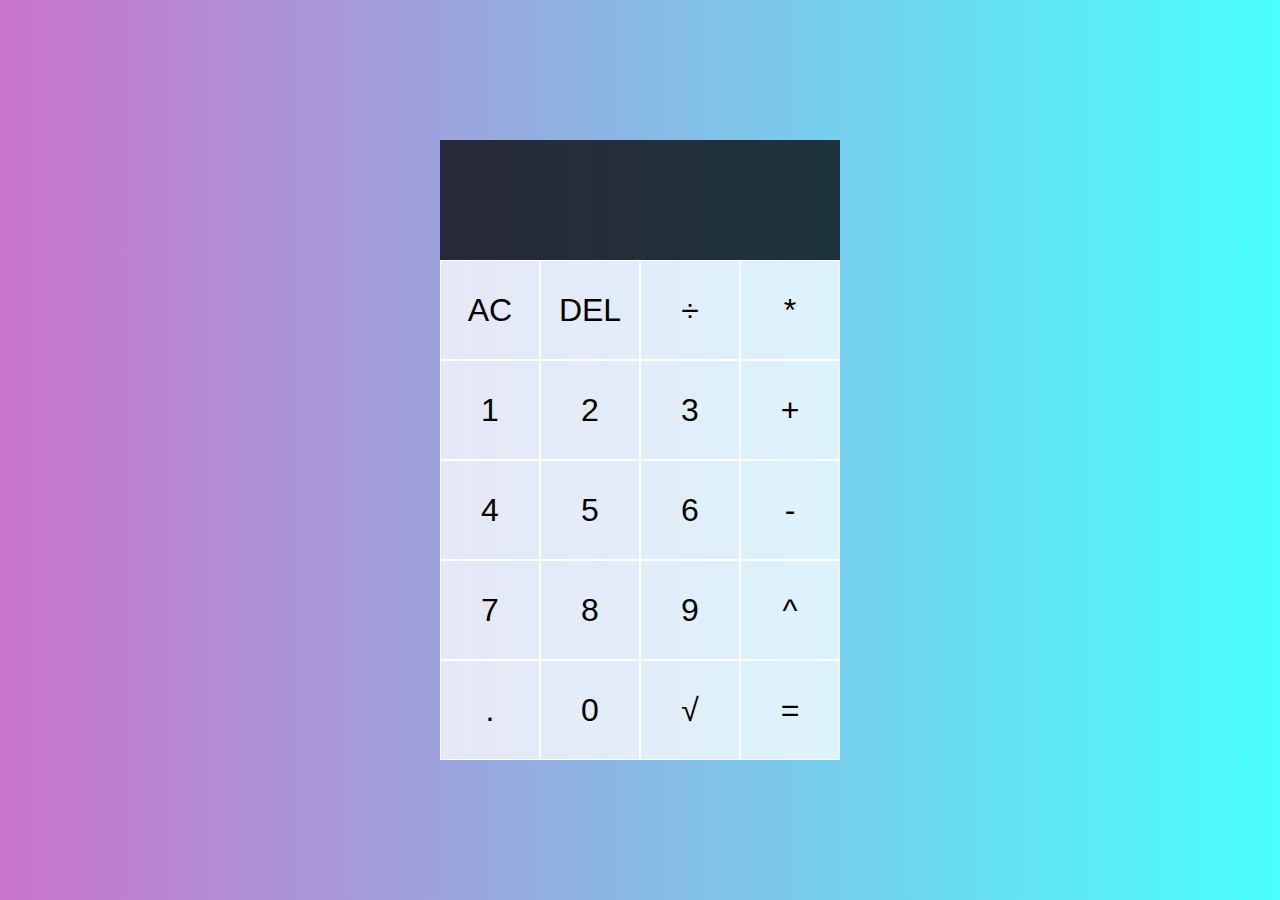
<file: calc/index.html>
<!DOCTYPE html>
<html lang="en">
<head>
  <meta charset="UTF-8">
  <meta name="viewport" content="width=device-width, initial-scale=1.0">
  <meta http-equiv="X-UA-Compatible" content="ie=edge">
  <title>Calculator</title>
  <link href="style.css" rel="stylesheet">
  <script src="script.js" defer></script>
</head>
<body>
  <div class="calculator-grid">
    <div class="output">
      <div data-previous-operand class="previous-operand"></div>
      <div data-current-operand class="current-operand"></div>
    </div>
    <button data-all-clear>AC</button>
    <button data-delete>DEL</button>
    <button data-operation>÷</button>
    <button data-operation>*</button>
    <button data-number>1</button>
    <button data-number>2</button>
    <button data-number>3</button>
    <button data-operation>+</button>
    <button data-number>4</button>
    <button data-number>5</button>
    <button data-number>6</button>
    <button data-operation>-</button>
    <button data-number>7</button>
    <button data-number>8</button>
    <button data-number>9</button>
    <button data-operation>^</button>
    <button data-number>.</button>
    <button data-number>0</button>
    <button data-operation>√</button>
    <button data-equals>=</button>
  </div>
</body>
</html>
</file>
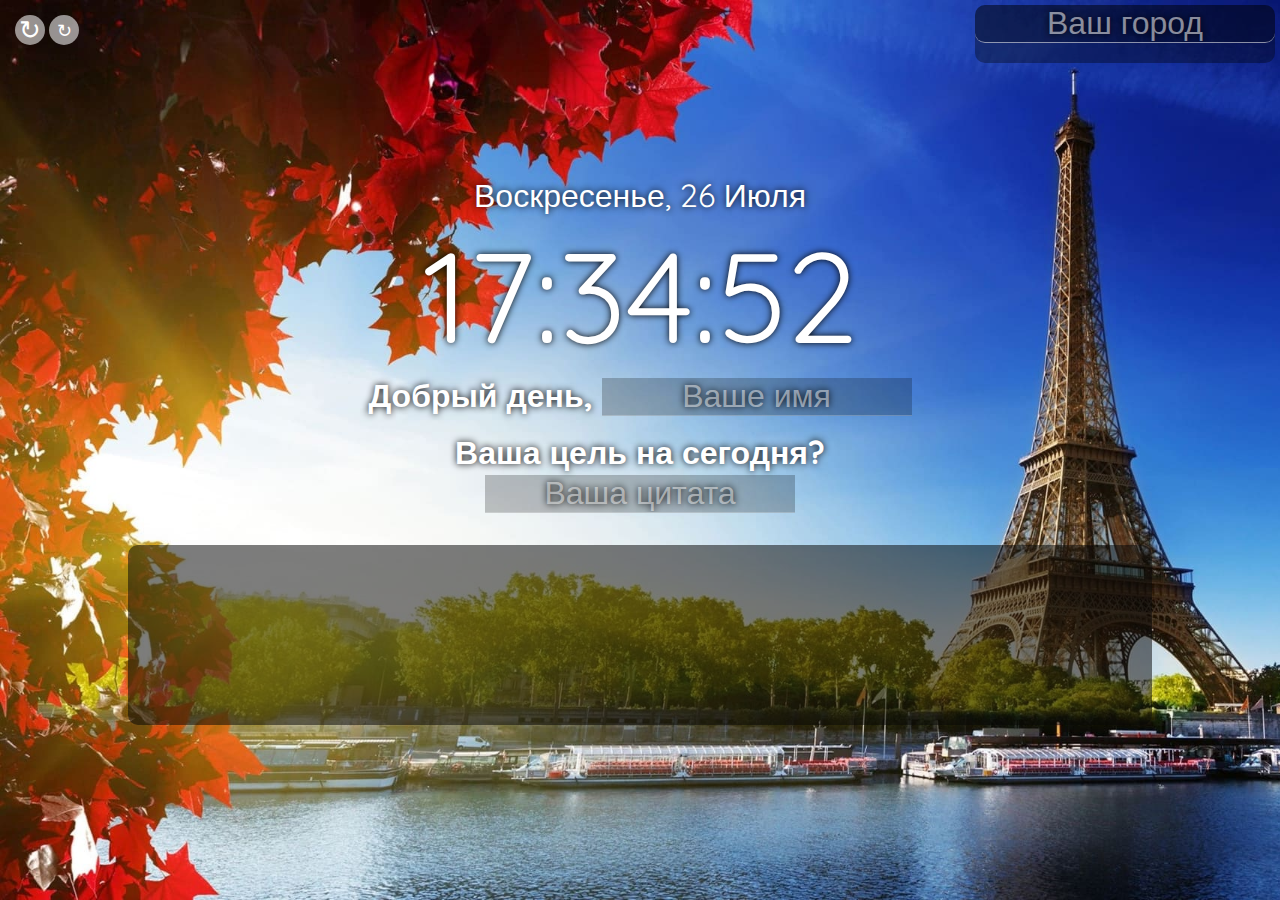
<file: momentum/index.html>
<!DOCTYPE html>
<html lang="en">

<head>
  <meta charset="UTF-8" />
  <meta name="viewport" content="width=device-width, initial-scale=1.0" />
  <link href="https://fonts.googleapis.com/css2?family=Quicksand:wght@600&display=swap" rel="stylesheet">
  <link rel="stylesheet" href="owfont-regular.css">
  <link rel="stylesheet" href="style.css" />
  <title>momentum</title>
</head>

<body>
  <div class="buttons">
    <button class="bg-img" title="Фон"></button>
    <button class="bg-citation" title="Цитата"></button>
  </div>
  <div class="weather">
    <input class="weather-inp" placeholder="Ваш город" type="text">
    <i class="weather-icon owf"></i>
    <div class="temperature"></div>
    <div class="weather-description"></div>
  </div>
  <div class="date-time"></div>
  <time class="time"></time>
  <h1>
    <span class="greeting"></span>
    <input class="name" placeholder="Ваше имя" type="text">
  </h1>
  <h1>Ваша цель на сегодня?
    <br>
    <input class="focus" placeholder="Ваша цитата" type="text">
  </h1>

  <div class="citation">
    <div class="citation__text"></div>
    <div class="citation__author"></div>
  </div>
  <script src="script.js"></script>
</body>

</html>
</file>
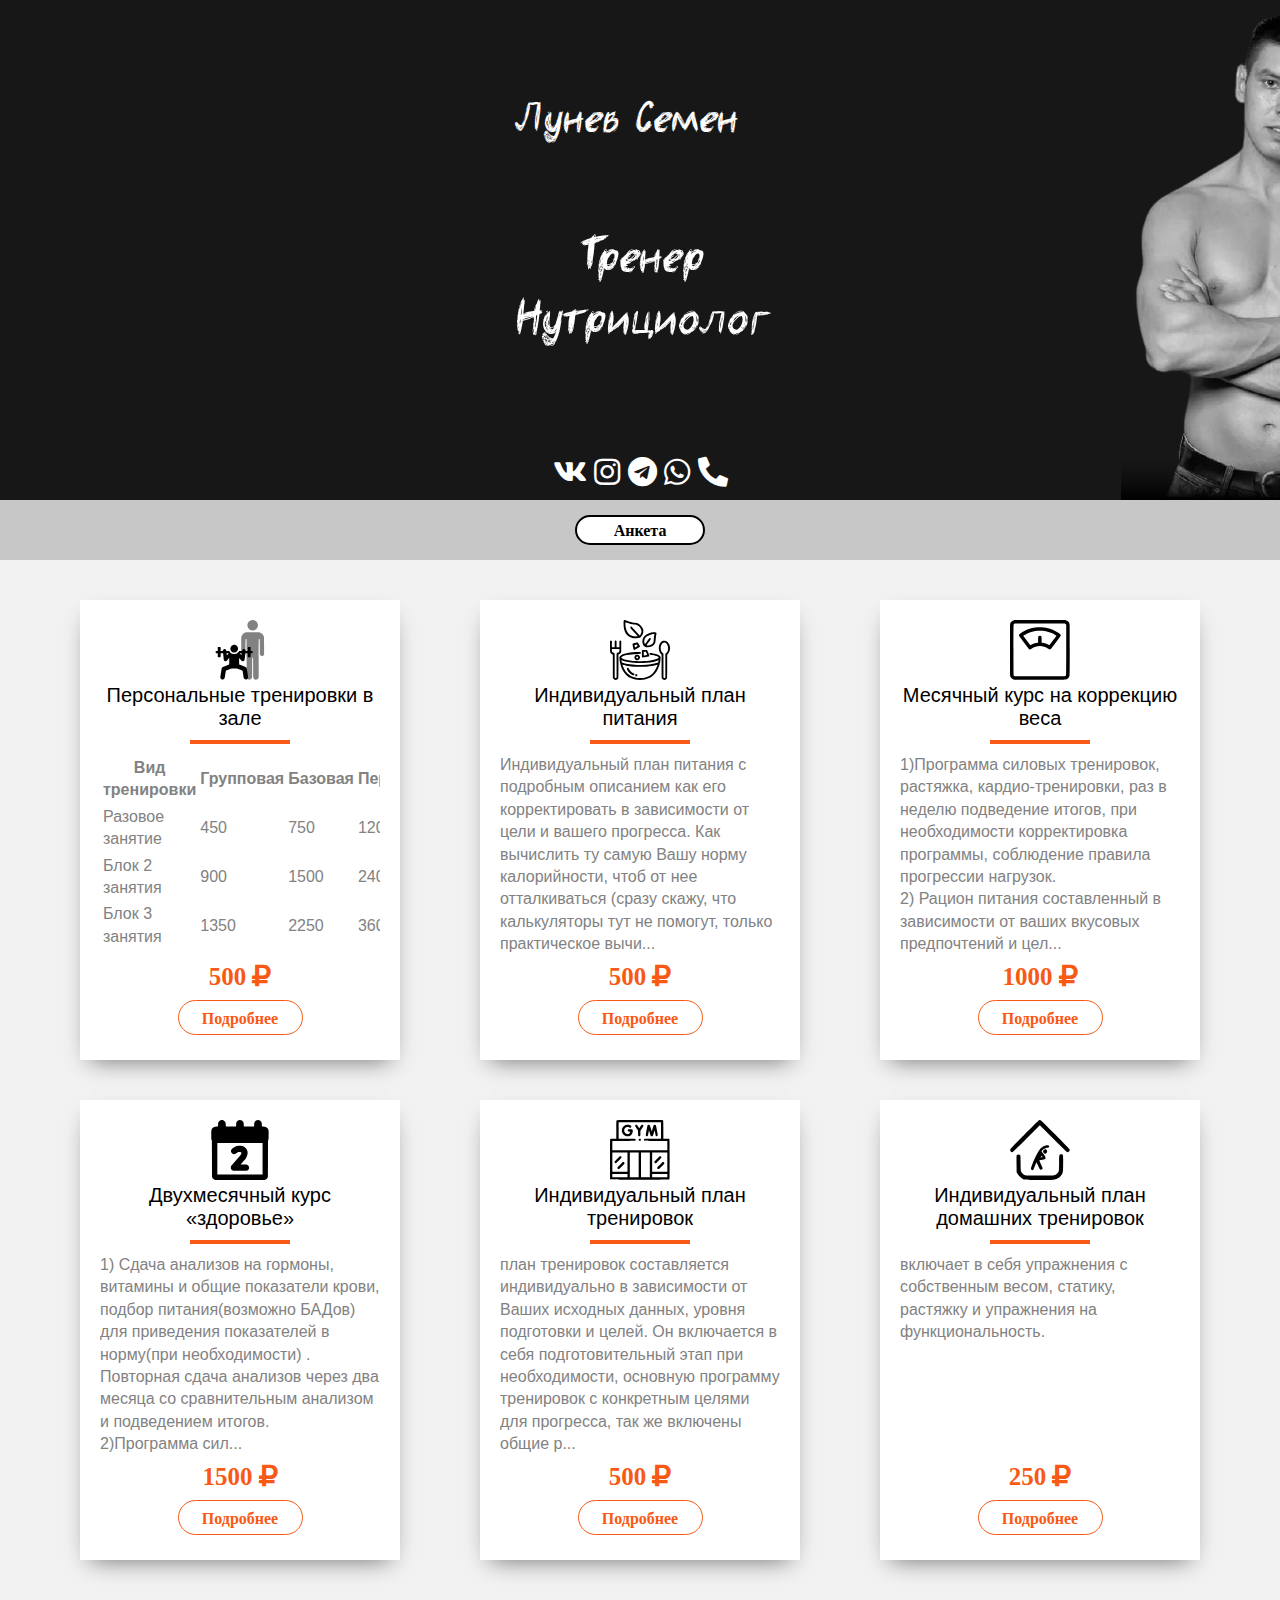
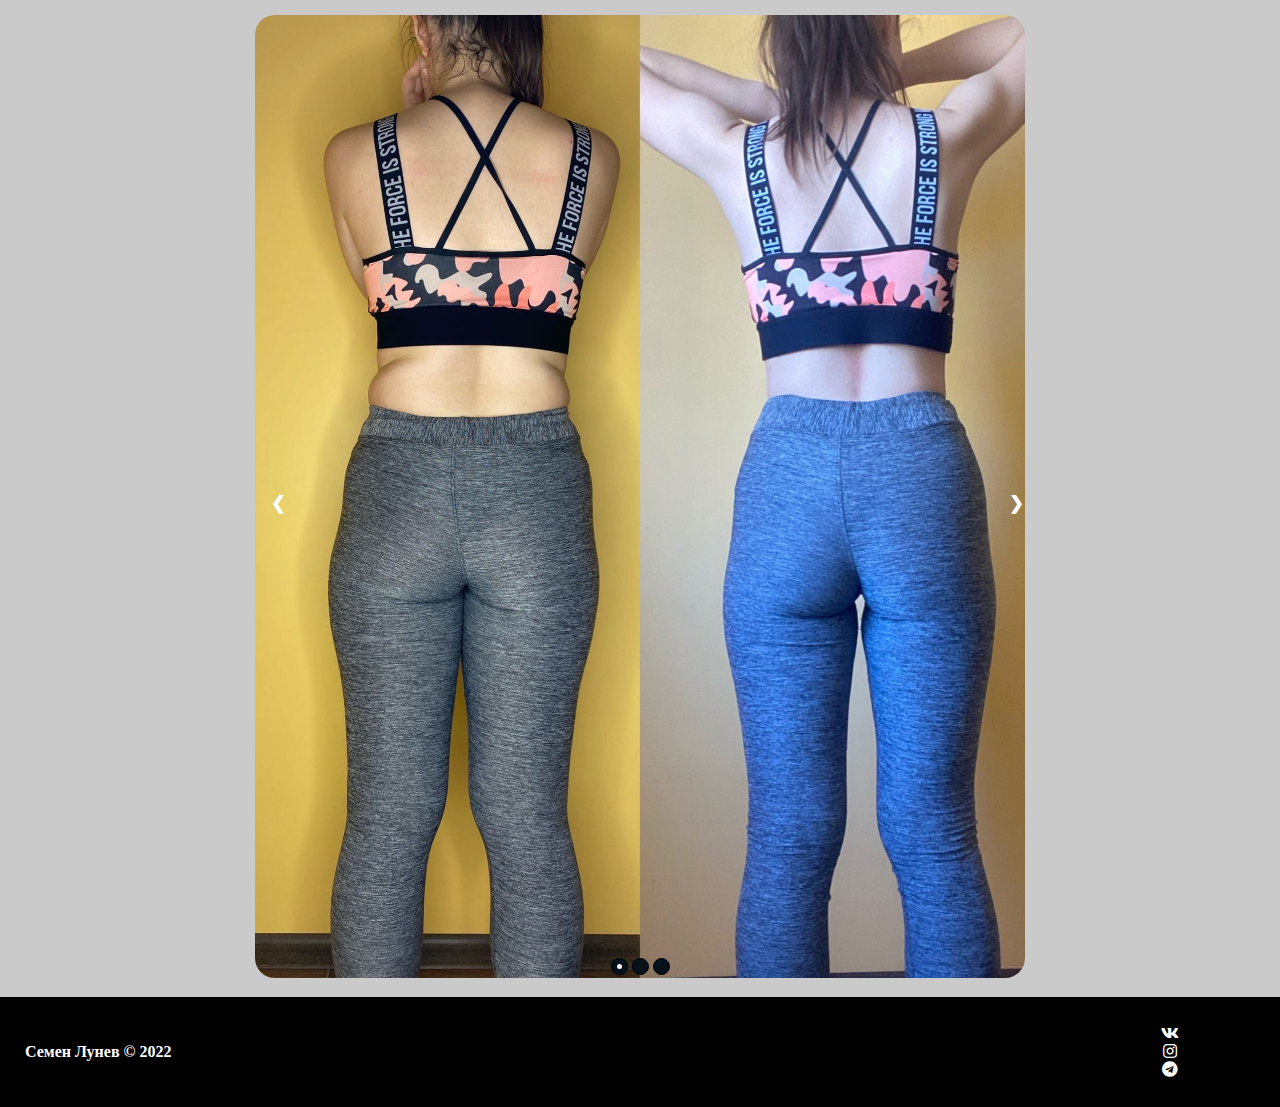
<file: sport/index.html>
<!DOCTYPE html>
<html lang="en">
  <head>
    <meta charset="UTF-8" />
    <meta http-equiv="X-UA-Compatible" content="IE=edge" />
    <meta name="viewport" content="width=device-width, initial-scale=1.0" />
    <link rel="stylesheet" href="./scss/index.css" />
    <link rel="stylesheet" href="./css/assets/fonts/beermoney.css" />
    <link rel="stylesheet" href="./css/assets/fontawesome/css/all.css" />
    <link rel="icon" href="favicon.ico" type="image/x-icon">
    <meta property="og:image" content="https://fitnesslife-swaik.ru/img/url.jpg" />
	<meta property="og:image:secure_url" content="https://fitnesslife-swaik.ru/img/url.jpg" />
	<meta property="og:image:type" content="image/jpeg" />
	<meta property="og:image:width" content="400" />
	<meta property="og:image:height" content="300" />
	<meta property="og:image:alt" content="Тренер · Нутрициолог | Лунев Семен" />
	<meta name="description" content="Широкий спектр услуг: индивидуальные планы тренировок и питания в зависимости от Ваших предпочтений и целей. Кроме того, есть месячные и двухмесячные курсы для здоровья и коррекции веса. Для уточнения свяжитесь со мной.">
	<meta name="keywords" content="онлайн, похудение, сброс веса, диета, тренировки, курсы для здоровья" />
    <title>Тренер · Нутрициолог | Лунев Семен</title>
  </head>
  <body>
    <div class="page">
      <header class="header">
        <div class="header__about">
          <div class="name">Лунев Семен</div>
          <div class="who">
            <div class="who__1">Тренер Нутрициолог</div>
          </div>
        </div>
        <div class="header__photo">
          <img src="./img/my/4.png" alt="" />
        </div>
        <div class="social">
          <a href="https://vk.com/swaik" target="_blank"
            ><i class="fab fa-vk"></i
          ></a>
          <a href="https://www.instagram.com/swaikmilan1994/" target="_blank"
            ><i class="fab fa-instagram"></i
          ></a>
          <a href="https://telegram.me/swaik16" target="_blank"
            ><i class="fab fa-telegram"></i
          ></a>
          <a href="https://wa.me/89234949517" target="_blank"
            ><i class="fab fa-whatsapp"></i
          ></a>
          <a href="tel:+89234949517" target="_blank"
            ><i class="fas fa-phone-alt"></i
          ></a>
        </div>
      </header>
      <section class="form-quest">
        <div class="form-quest__form">
          <a target="_blank" href="./img/anketa.docx">Анкета</a>
        </div>
      </section>
      <section class="services">
        <div id="all-servs" class="all"></div>
      </section>
      <section class="examples">
        <div class="examples__items">
          <div class="item active">
            <img src="./img/bef-aft/2.jpg" alt="" />
          </div>
          <div class="item">
            <img src="./img/bef-aft/3.jpg" alt="" />
          </div>
          <div class="item">
            <img src="./img/bef-aft/4.jpg" alt="" />
          </div>
          <div class="arr prev">&#10094;</div>
          <div class="arr next">&#10095;</div>
        </div>
        <div class="examples__dots">
          <span class="dot active" data-id="1"></span>
          <span class="dot" data-id="2"></span>
          <span class="dot" data-id="3"></span>
        </div>
      </section>
      <footer class="footer">
        <div class="content">
          <div class="content__red">
            <span>Семен Лунев © 2022</span>
          </div>
          <div class="content__nav">
            <ul>
              <li>
                <a href="https://vk.com/swaik" target="_blank"
                  ><i class="fab fa-vk"></i
                ></a>
              </li>
              <li>
                <a
                  href="https://www.instagram.com/swaikmilan1994/"
                  target="_blank"
                  ><i class="fab fa-instagram"></i
                ></a>
              </li>
              <li>
                <a href="https://telegram.me/swaik16" target="_blank"
                  ><i class="fab fa-telegram"></i
                ></a>
              </li>
            </ul>
          </div>
        </div>
      </footer>
    </div>
    <script src="./js/jquery.js"></script>
    <script src="./js/index.js"></script>
  </body>
</html>
</file>
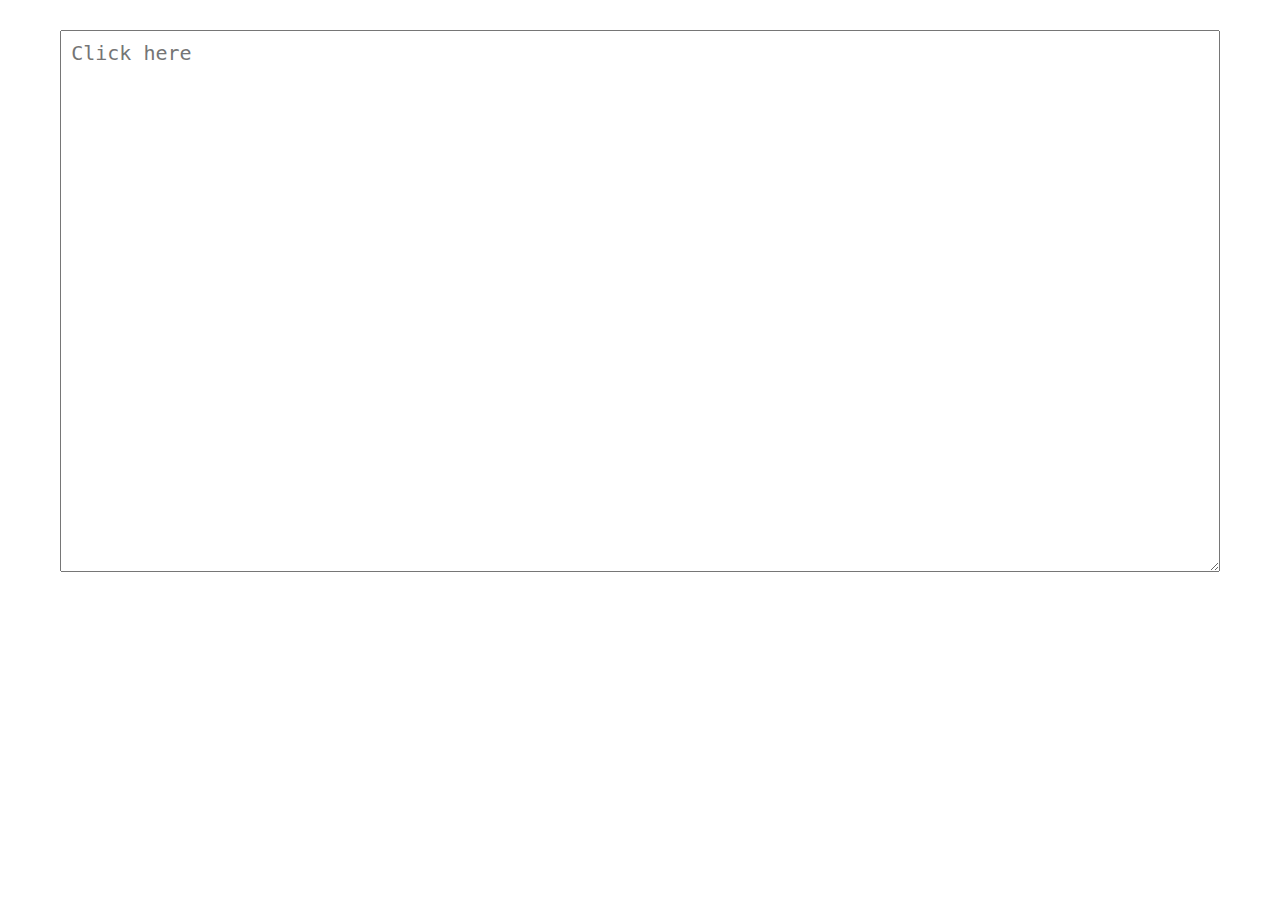
<file: virtual-keyboard/index.html>
<!DOCTYPE html>
<head>
  <title>virtual-keyboard</title>
  <meta name="viewport" content="width=device-width, initial-scale=1.0">
  <meta charset="utf-8">
  <link rel="shortcut icon" href="assets/favicon.ico">
  <link href="https://fonts.googleapis.com/icon?family=Material+Icons" rel="stylesheet">
  <link rel="stylesheet" href="style.css">
</head>
<body>
  <textarea id="focus" class="use-keyboard-input" placeholder="Click here"></textarea>
  <audio data-key="1" src="assets/1.mp3"></audio>
  <audio data-key="2" src="assets/2.mp3"></audio>
  <audio data-key="3" src="assets/3.mp3"></audio>
  <audio data-key="4" src="assets/4.mp3"></audio>
  <audio data-key="5" src="assets/5.mp3"></audio>
  <audio data-key="6" src="assets/6.mp3"></audio>
  <script src="script.js"></script>
</body>
</html>
</file>
<file: calc/style.css>
*, *::before, *::after {
  box-sizing: border-box;
  font-family: Gotham Rounded, sans-serif;
  font-weight: normal;
}

body {
  padding: 0;
  margin: 0;
  background: linear-gradient(to right, #c973cc, #49ffff);
}

.calculator-grid {
  display: grid;
  justify-content: center;
  align-content: center;
  min-height: 100vh;
  grid-template-columns: repeat(4, 100px);
  grid-template-rows: minmax(120px, auto) repeat(5, 100px);
}

.calculator-grid > button {
  cursor: pointer;
  font-size: 2rem;
  border: 1px solid white;
  outline: none;
  background-color: rgba(255, 255, 255, .75);
}

.calculator-grid > button:hover {
  background-color: rgba(255, 255, 255, .9);
}


.output {
  grid-column: 1 / -1;
  background-color: rgba(0, 0, 0, .75);
  display: flex;
  align-items: flex-end;
  justify-content: space-around;
  flex-direction: column;
  padding: 10px;
  word-wrap: break-word;
  word-break: break-all;
}

.output .previous-operand {
  color: rgba(255, 255, 255, .75);
  font-size: 1.5rem;
}

.output .current-operand {
  color: white;
  font-size: 2.5rem;
}
</file>
<file: momentum/owfont-regular.css>
/*!
 *  owfont-regular 1.0.0 by Deniz Fuchidzhiev - http://websygen.com
 *  License - font: SIL OFL 1.1, css: MIT License
 */
/* FONT PATH
 * -------------------------- */
@font-face {
  font-family: 'owfont';
  src: url("assets/images/fonts/owfont-regular.eot?v=1.0.0");
  src: url('assets/images/fonts/owfont-regular.eot?#iefix&v=1.0.0') format('embedded-opentype'),
	   url('assets/images/fonts/owfont-regular.woff') format('woff'),
	   url('assets/images/fonts/owfont-regular.ttf') format('truetype'),
	   url('assets/images/fonts/owfont-regular.svg#owf-regular') format('svg');
  font-weight: normal;
  font-style: normal;
}
.owf {
  display: inline-block;
  font: normal normal normal 14px/1 owfont;
  font-size: inherit;
  text-rendering: auto;
  -webkit-font-smoothing: antialiased;
  -moz-osx-font-smoothing: grayscale;
  transform: translate(0, 0);
}
/* makes the font 33% larger relative to the icon container */
.owf-lg {
  font-size: 1.33333333em;
  line-height: 0.75em;
  vertical-align: -15%;
}
.owf-2x {
  font-size: 2em;
}
.owf-3x {
  font-size: 3em;
}
.owf-4x {
  font-size: 4em;
}
.owf-5x {
  font-size: 5em;
}
.owf-fw {
  width: 1.28571429em;
  text-align: center;
}
.owf-ul {
  padding-left: 0;
  margin-left: 2.14285714em;
  list-style-type: none;
}
.owf-ul > li {
  position: relative;
}
.owf-li {
  position: absolute;
  left: -2.14285714em;
  width: 2.14285714em;
  top: 0.14285714em;
  text-align: center;
}
.owf-li.owf-lg {
  left: -1.85714286em;
}
.owf-border {
  padding: .2em .25em .15em;
  border: solid 0.08em #eeeeee;
  border-radius: .1em;
}
.owf-pull-right {
  float: right;
}
.owf-pull-left {
  float: left;
}
.owf.owf-pull-left {
  margin-right: .3em;
}
.owf.owf-pull-right {
  margin-left: .3em;
}

/* owfont uses the Unicode Private Use Area (PUA) to ensure screen
   readers do not read off random characters that represent icons */
   
/*   Weather Condition Codes    */
   
/*   Thunderstorm - - - - - - - - - - - - - - - - - - - - - - - - - - - - - - - - - - - -    */
   
/* thunderstorm with light rain */
.owf-200:before,
.owf-200-d:before,
.owf-200-n:before {
  content: "\EB28";
}
/* thunderstorm with rain */
.owf-201:before,
.owf-201-d:before,
.owf-201-n:before {
  content: "\EB29";
}
/* thunderstorm with heavy rain */
.owf-202:before,
.owf-202-d:before,
.owf-202-n:before {
  content: "\EB2A";
}
/*  light thunderstorm  */
.owf-210:before,
.owf-210-d:before,
.owf-210-n:before {
  content: "\EB32";
}
/*  thunderstorm  */
.owf-211:before,
.owf-211-d:before,
.owf-211-n:before {
  content: "\EB33";
}
/*   heavy thunderstorm   */
.owf-212:before,
.owf-212-d:before,
.owf-212-n:before {
  content: "\EB34";
}
/*   ragged thunderstorm   */
.owf-221:before,
.owf-221-d:before,
.owf-221-n:before {
  content: "\EB3D";
}
/*  thunderstorm with light drizzle    */
.owf-230:before,
.owf-230-d:before,
.owf-230-n:before {
  content: "\EB46";
}
/*  thunderstorm with drizzle     */
.owf-231:before,
.owf-231-d:before,
.owf-231-n:before {
  content: "\EB47";
}
/* thunderstorm with heavy drizzle     */
.owf-232:before,
.owf-232-d:before,
.owf-232-n:before {
  content: "\EB48";
}

/*   Drizzle - - - - - - - - - - - - - - - - - - - - - - - - - - - - - - - - - - - -    */

/*  light intensity drizzle */
.owf-300:before,
.owf-300-d:before,
.owf-300-n:before {
  content: "\EB8C";
}
/*  drizzle */
.owf-301:before,
.owf-301-d:before,
.owf-301-n:before {
  content: "\EB8D";
}
/*  heavy intensity drizzle  */
.owf-302:before,
.owf-302-d:before,
.owf-302-n:before {
  content: "\EB8E";
}
/*   light intensity drizzle rain  */
.owf-310:before,
.owf-310-d:before,
.owf-310-n:before {
  content: "\EB96";
}
/*  drizzle rain  */
.owf-311:before,
.owf-311-d:before,
.owf-311-n:before {
  content: "\EB97";
}
/* heavy intensity drizzle rain */
.owf-312:before,
.owf-312-d:before,
.owf-312-n:before {
  content: "\EB98";
}
/* shower rain and drizzle  */
.owf-313:before,
.owf-313-d:before,
.owf-313-n:before {
  content: "\EB99";
}
/* heavy shower rain and drizzle*/
.owf-314:before,
.owf-314-d:before,
.owf-314-n:before {
  content: "\EB9A";
}
/* shower drizzle */
.owf-321:before,
.owf-321-d:before,
.owf-321-n:before {
  content: "\EBA1";
}

/*   Rain - - - - - - - - - - - - - - - - - - - - - - - - - - - - - - - - - - - -    */

/* light rain  */
.owf-500:before,
.owf-500-d:before,
.owf-500-n:before {
  content: "\EC54";
}
/* moderate rain  */
.owf-501:before,
.owf-501-d:before,
.owf-501-n:before {
  content: "\EC55";
}
/* heavy intensity rain  */
.owf-502:before,
.owf-502-d:before,
.owf-502-n:before {
  content: "\EC56";
}
/* very heavy rain   */
.owf-503:before,
.owf-503-d:before,
.owf-503-n:before {
  content: "\EC57";
}
/* extreme rain    */
.owf-504:before,
.owf-504-d:before,
.owf-504-n:before {
  content: "\EC58";
}
/* freezing rain    */
.owf-511:before,
.owf-511-d:before,
.owf-511-n:before {
  content: "\EC5F";
}
/*  light intensity shower rain    */
.owf-520:before,
.owf-520-d:before,
.owf-520-n:before {
  content: "\EC68";
}
/* shower rain  */
.owf-521:before,
.owf-521-d:before,
.owf-521-n:before {
  content: "\EC69";
}
/*  heavy intensity shower rain  */
.owf-522:before,
.owf-522-d:before,
.owf-522-n:before {
  content: "\EC6A";
}
/* ragged shower rain  */
.owf-531:before,
.owf-531-d:before,
.owf-531-n:before {
  content: "\EC73";
}

/*   Snow - - - - - - - - - - - - - - - - - - - - - - - - - - - - - - - - - - - -    */

/* light snow  */
.owf-600:before,
.owf-600-d:before,
.owf-600-n:before {
  content: "\ECB8";
}
/*  snow  */
.owf-601:before,
.owf-601-d:before,
.owf-601-n:before {
  content: "\ECB9";
}
/*   heavy snow   */
.owf-602:before,
.owf-602-d:before,
.owf-602-n:before {
  content: "\ECBA";
}
/*  sleet  */
.owf-611:before,
.owf-611-d:before,
.owf-611-n:before {
  content: "\ECC3";
}
/*   shower sleet */
.owf-612:before,
.owf-612-d:before,
.owf-612-n:before {
  content: "\ECC4";
}
/* light rain and snow */
.owf-615:before,
.owf-615-d:before,
.owf-615-n:before {
  content: "\ECC7";
}
/* rain and snow  */
.owf-616:before,
.owf-616-d:before,
.owf-616-n:before {
  content: "\ECC8";
}
/* light shower snow  */
.owf-620:before,
.owf-620-d:before,
.owf-620-n:before {
  content: "\ECCC";
}
/* shower snow  */
.owf-621:before,
.owf-621-d:before,
.owf-621-n:before {
  content: "\ECCD";
}
/* heavy shower snow  */
.owf-622:before,
.owf-622-d:before,
.owf-622-n:before {
  content: "\ECCE";
}

/*   Atmosphere - - - - - - - - - - - - - - - - - - - - - - - - - - - - - - - - - - - -    */

/* mist */
.owf-701:before,
.owf-701-d:before,
.owf-701-n:before {
  content: "\ED1D";
}
/* smoke */
.owf-711:before,
.owf-711-d:before,
.owf-711-n:before {
  content: "\ED27";
}
/* haze */
.owf-721:before,
.owf-721-d:before,
.owf-721-n:before {
  content: "\ED31";
}
/* Sand/Dust Whirls */
.owf-731:before,
.owf-731-d:before,
.owf-731-n:before {
  content: "\ED3B";
}
/* Fog */
.owf-741:before,
.owf-741-d:before,
.owf-741-n:before {
  content: "\ED45";
}
/* sand */
.owf-751:before,
.owf-751-d:before,
.owf-751-n:before {
  content: "\ED4F";
}
/* dust */
.owf-761:before,
.owf-761-d:before,
.owf-761-n:before {
  content: "\ED59";
}
/*  VOLCANIC ASH  */
.owf-762:before,
.owf-762-d:before,
.owf-762-n:before {
  content: "\ED5A";
}
/* SQUALLS */
.owf-771:before,
.owf-771-d:before,
.owf-771-n:before {
  content: "\ED63";
}
/* TORNADO */
.owf-781:before,
.owf-781-d:before,
.owf-781-n:before {
  content: "\ED6D";
}

/*   Clouds - - - - - - - - - - - - - - - - - - - - - - - - - - - - - - - - - - - -    */

/*  sky is clear  */  /*  Calm  */
.owf-800:before,
.owf-800-d:before,
.owf-951:before,
.owf-951-d:before {
  content: "\ED80";
}
.owf-800-n:before,
.owf-951-n:before {
  content: "\F168";
}
/*  few clouds   */
.owf-801:before,
.owf-801-d:before {
  content: "\ED81";
}
.owf-801-n:before {
  content: "\F169";
}
/* scattered clouds */
.owf-802:before,
.owf-802-d:before {
  content: "\ED82";
}
.owf-802-n:before {
  content: "\F16A";
}
/* broken clouds  */
.owf-803:before,
.owf-803-d:before,
.owf-803-n:before {
  content: "\ED83";
}
/* overcast clouds  */
.owf-804:before,
.owf-804-d:before,
.owf-804-n:before {
  content: "\ED84";
}

/*   Extreme - - - - - - - - - - - - - - - - - - - - - - - - - - - - - - - - - - - -    */

/* tornado  */
.owf-900:before,
.owf-900-d:before,
.owf-900-n:before {
  content: "\EDE4";
}
/*  tropical storm  */
.owf-901:before,
.owf-901-d:before,
.owf-901-n:before {
  content: "\EDE5";
}
/* hurricane */
.owf-902:before,
.owf-902-d:before,
.owf-902-n:before {
  content: "\EDE6";
}
/* cold */
.owf-903:before,
.owf-903-d:before,
.owf-903-n:before {
  content: "\EDE7";
}
/* hot */
.owf-904:before,
.owf-904-d:before,
.owf-904-n:before {
  content: "\EDE8";
}
/* windy */
.owf-905:before,
.owf-905-d:before,
.owf-905-n:before {
  content: "\EDE9";
}
/* hail */
.owf-906:before,
.owf-906-d:before,
.owf-906-n:before {
  content: "\EDEA";
}

/*   Additional - - - - - - - - - - - - - - - - - - - - - - - - - - - - - - - - - - - -    */

/* Setting */
.owf-950:before,
.owf-950-d:before,
.owf-950-n:before {
  content: "\EE16";
}
/*  Light breeze  */
.owf-952:before,
.owf-952-d:before,
.owf-952-n:before {
  content: "\EE18";
}
/*  Gentle Breeze  */
.owf-953:before,
.owf-953-d:before,
.owf-953-n:before {
  content: "\EE19";
}
/*  Moderate breeze  */
.owf-954:before,
.owf-954-d:before,
.owf-954-n:before {
  content: "\EE1A";
}
/* Fresh Breeze  */
.owf-955:before,
.owf-955-d:before,
.owf-955-n:before {
  content: "\EE1B";
}
/* Strong  Breeze  */
.owf-956:before,
.owf-956-d:before,
.owf-956-n:before {
  content: "\EE1C";
}
/* High wind, near gale  */
.owf-957:before,
.owf-957-d:before,
.owf-957-n:before {
  content: "\EE1D";
}
/* Gale */
.owf-958:before,
.owf-958-d:before,
.owf-958-n:before {
  content: "\EE1E";
}
/*  Severe Gale  */
.owf-959:before,
.owf-959-d:before,
.owf-959-n:before {
  content: "\EE1F";
}
/* Storm */
.owf-960:before,
.owf-960-d:before,
.owf-960-n:before {
  content: "\EE20";
}
/*  Violent Storm  */
.owf-961:before,
.owf-961-d:before,
.owf-961-n:before {
  content: "\EE21";
}
/* Hurricane */
.owf-962:before,
.owf-962-d:before,
.owf-962-n:before {
  content: "\EE22";
}
</file>
<file: momentum/style.css>
* {
  box-sizing: border-box;
  margin: 0;
  padding: 0;
}

body {
  font-family: "Quicksand", sans-serif;
  display: flex;
  flex-direction: column;
  align-items: center;
  justify-content: center;
  text-align: center;
  height: 100vh;
  background-size: cover;
  color: #fff;
  transition: background-image 1s ease-in-out;
  min-width: 320px;
  min-height: 590px;
  text-shadow: 0px 0px 7px #000;
}

.time {
  font-size: 8rem;
}

h1 {
  margin: 0 1rem 1rem 1rem;
}
body input {
  background: rgba(0, 0, 0, 0.226);
  border: none;
  outline: none;
  color: #fff;
  text-shadow: 0px 0px 7px #000;
  text-align: center;
  font-size: 2rem;
  width: auto;
  border-bottom: rgba(255, 255, 255, 0.233) 1px solid;
}
.name {
  width: 310px;
}
.name::placeholder {
  color: rgba(255, 255, 255, 0.493);
}
.focus {
  width: 310px;
}
.focus::placeholder {
  color: rgba(255, 255, 255, 0.493);
}
.date-time {
  font-size: 2rem;
  margin: 0 1rem 0 1rem;
}
.buttons {
  position: absolute;
  top: 15px;
  left: 15px;
  width: 64px;
  justify-content: space-between;
  display: flex;
}
.bg-img {
  width: 30px;
  height: 30px;
  background: rgba(255, 255, 255, 0.555);
  border-radius: 10%;
  background-size: contain;
  border: none;
  font-size: 22px;
  outline: none;
  cursor: pointer;
  color: #fff;
}
.bg-citation {
  width: 30px;
  height: 30px;
  background: rgba(255, 255, 255, 0.555);
  border-radius: 10%;
  background-size: contain;
  border: none;
  font-size: 22px;
  outline: none;
  cursor: pointer;
  color: #fff;
}
.bg-citation::before {
  content: "✎";
  color: #000;
  font-size: 18px;
}
.bg-citation:hover {
  background: rgba(51, 51, 51, 0.555);
}
.bg-citation:hover::before {
  color: #fff;
}
.bg-citation:active {
  transform: scale(1.1);
}
.bg-img::before {
  content: "▣";
  color: #000;
  font-size: 26px;
}
.bg-img:hover {
  background: rgba(51, 51, 51, 0.555);
}
.bg-img:hover::before {
  color: #fff;
}
.bg-img:active {
  transform: scale(1.1);
}
@keyframes rotation {
  0% {
    transform: rotate(0deg);
  }
  100% {
    transform: rotate(360deg);
  }
}
.bg-img:disabled {
  border-radius: 100%;
  animation: 1s linear 0s normal none infinite running rotation;
}
.bg-img:disabled::before {
  content: "↻";
  color: #fff;
}
.bg-citation:disabled {
  border-radius: 100%;
  animation: 1s linear 0s normal none infinite running rotation;
}
.bg-citation:disabled::before {
  content: "↻";
  color: #fff;
}
.citation {
  position: relative;
  border-radius: 10px;
  margin-top: 1em;
  background: rgba(7, 7, 7, 0.527);
  width: 80%;
  min-height: 180px;
}
.citation__text {
  margin: 1em;
  text-align: center;
}
.citation__author {
  position: absolute;
  bottom: 0;
  right: 0;
  margin: 1em;
  font-style: italic;
}
.weather {
  position: absolute;
  border-radius: 10px;
  width: 300px;
  background: rgba(0, 0, 0, 0.349);
  right: 5px;
  top: 5px;
}
.weather input {
  border-radius: 10px;
  width: 100%;
  border-bottom: rgba(255, 255, 255, 0.534) 1px solid;
}
.weather input::placeholder {
  color: rgba(255, 255, 255, 0.534);
}
.weather-description {
  text-transform: uppercase;
}
@media (max-width: 930px) {
  .time {
    font-size: 4rem;
  }
  .date-time {
    font-size: 1.7em;
  }
  h1 {
    font-size: 1.5em;
  }
  body input {
    font-size: 1em;
  }
}
@media (max-width: 400px) {
  .weather {
    width: 210px;
  }
}
@media (max-height: 710px) {
  .weather {
    margin-top: 5px;
    width: 300px;
    position: unset;
  }
  .buttons {
    position: unset;
  }
  .citation {
    margin-top: 0;
  }
}
</file>
<file: sport/scss/index.css>
body {
  margin: 0;
  padding: 0;
  height: 100%;
  min-width: 365px;
  background: #171717;
}

.page {
  min-height: 100vh;
  display: -webkit-box;
  display: -ms-flexbox;
  display: flex;
  -webkit-box-orient: vertical;
  -webkit-box-direction: normal;
      -ms-flex-direction: column;
          flex-direction: column;
}

.page .header {
  position: relative;
  padding-top: 100px;
  padding-bottom: 10px;
  -webkit-box-sizing: border-box;
          box-sizing: border-box;
  display: -webkit-box;
  display: -ms-flexbox;
  display: flex;
  height: 500px;
  -webkit-box-orient: vertical;
  -webkit-box-direction: normal;
      -ms-flex-direction: column;
          flex-direction: column;
  -webkit-box-pack: justify;
      -ms-flex-pack: justify;
          justify-content: space-between;
  -webkit-box-align: center;
      -ms-flex-align: center;
          align-items: center;
}

.page .header__about {
  position: relative;
  display: -webkit-box;
  display: -ms-flexbox;
  display: flex;
  -webkit-box-orient: vertical;
  -webkit-box-direction: normal;
      -ms-flex-direction: column;
          flex-direction: column;
  -webkit-box-align: center;
      -ms-flex-align: center;
          align-items: center;
  -webkit-box-pack: center;
      -ms-flex-pack: center;
          justify-content: center;
  font-family: "Beer money";
  z-index: 1;
  color: #fff;
}

.page .header__about .name {
  width: 100%;
  font-size: 45px;
  display: -webkit-box;
  display: -ms-flexbox;
  display: flex;
  -webkit-box-pack: justify;
      -ms-flex-pack: justify;
          justify-content: space-between;
  text-align: center;
  -ms-flex-wrap: wrap;
      flex-wrap: wrap;
  line-height: 35px;
  margin-bottom: 90px;
}

.page .header__about .who {
  width: 250px;
  display: -webkit-box;
  display: -ms-flexbox;
  display: flex;
  -ms-flex-wrap: wrap;
      flex-wrap: wrap;
  -webkit-box-orient: vertical;
  -webkit-box-direction: normal;
      -ms-flex-direction: column;
          flex-direction: column;
  -webkit-box-align: center;
      -ms-flex-align: center;
          align-items: center;
  text-align: center;
  font-size: 50px;
  -webkit-box-pack: center;
      -ms-flex-pack: center;
          justify-content: center;
}

.page .header__photo {
  position: absolute;
  right: 0;
  top: 0;
  height: 100%;
  display: -webkit-box;
  display: -ms-flexbox;
  display: flex;
  -webkit-box-align: center;
      -ms-flex-align: center;
          align-items: center;
}

.page .header__photo::after {
  content: "";
  position: absolute;
  width: 100%;
  height: 40px;
  background: -webkit-gradient(linear, left bottom, left top, from(black), color-stop(50%, rgba(0, 0, 0, 0.384489)), to(rgba(0, 0, 0, 0)));
  background: linear-gradient(0deg, black 0%, rgba(0, 0, 0, 0.384489) 50%, rgba(0, 0, 0, 0) 100%);
  bottom: 0;
  left: 0;
}

.page .header .social {
  position: relative;
  display: -webkit-box;
  display: -ms-flexbox;
  display: flex;
  color: #fff;
  font-size: 30px;
  -webkit-box-align: center;
      -ms-flex-align: center;
          align-items: center;
  width: 175px;
  -webkit-box-pack: justify;
      -ms-flex-pack: justify;
          justify-content: space-between;
}

.page .header .social a {
  color: #fff;
  text-decoration: none;
  outline: none;
  cursor: pointer;
}

.page .header .social a:hover,
.page .header .social a :active {
  color: #999999;
}

.page .header::before {
  content: "";
  position: absolute;
  width: 100%;
  height: 100%;
  /*  background: linear-gradient(
                0deg,
                #F2F2F2 0%,
                #f2f2f29f 50%,
                rgba(0, 0, 0, 0) 100%
            );*/
  top: 0;
  left: 0;
}

.page .form-quest {
  position: relative;
  height: 60px;
  width: 100%;
  background: #c7c7c7;
  display: -webkit-box;
  display: -ms-flexbox;
  display: flex;
  -webkit-box-align: center;
      -ms-flex-align: center;
          align-items: center;
  -webkit-box-pack: center;
      -ms-flex-pack: center;
          justify-content: center;
}

.page .form-quest__form {
  width: 130px;
  height: 30px;
  border-radius: 20px;
  border: 2px solid;
  background: #fff;
  text-align: center;
  font-weight: bolder;
  line-height: 28px;
  -webkit-box-sizing: border-box;
          box-sizing: border-box;
  display: -webkit-box;
  display: -ms-flexbox;
  display: flex;
  -webkit-box-align: center;
      -ms-flex-align: center;
          align-items: center;
  -webkit-box-pack: center;
      -ms-flex-pack: center;
          justify-content: center;
  position: relative;
  -webkit-transition: 0.4s all;
  transition: 0.4s all;
}

.page .form-quest__form a {
  text-decoration: none;
  width: 100%;
  height: 100%;
  color: #000;
  -webkit-transition: 0.4s all;
  transition: 0.4s all;
}

.page .form-quest__form:hover,
.page .form-quest__form :active {
  background: #000;
}

.page .form-quest__form:hover a,
.page .form-quest__form :active a {
  color: #fff;
}

.page .services {
  position: relative;
  min-height: 400px;
  width: 100%;
  background: #f2f2f2;
}

.page .services .all {
  position: relative;
  max-width: 1360px;
  -webkit-box-sizing: border-box;
          box-sizing: border-box;
  margin: auto;
  display: -webkit-box;
  display: -ms-flexbox;
  display: flex;
  -webkit-box-align: center;
      -ms-flex-align: center;
          align-items: center;
  -webkit-box-pack: space-evenly;
      -ms-flex-pack: space-evenly;
          justify-content: space-evenly;
  -ms-flex-wrap: wrap;
      flex-wrap: wrap;
  padding: 20px;
}

.page .services .all__item {
  position: relative;
  width: 320px;
  height: 460px;
  margin: 20px;
  padding: 20px;
  -webkit-box-sizing: border-box;
          box-sizing: border-box;
  background: #fff;
  -webkit-box-shadow: 0px 10px 23px -10px rgba(0, 0, 0, 0.548);
          box-shadow: 0px 10px 23px -10px rgba(0, 0, 0, 0.548);
}

.page .services .all__item .title {
  position: relative;
  text-align: center;
  font-family: "Work Sans", Arial, sans-serif;
  margin-bottom: 20px;
}

.page .services .all__item .title__icon img {
  width: 60px;
  height: 60px;
}

.page .services .all__item .title__text {
  font-size: 20px;
  height: 50px;
}

.page .services .all__item .title::after {
  content: "";
  position: absolute;
  margin: auto;
  width: 100px;
  height: 4px;
  left: calc(50% - 50px);
  bottom: -10px;
  background: #f85a16;
}

.page .services .all__item .text {
  font-family: "Work Sans", Arial, sans-serif;
  font-weight: 400;
  font-size: 16px;
  height: 200px;
  line-height: 1.4;
  overflow: hidden;
  color: #828282;
  margin-bottom: 5px;
}

.page .services .all__item .details {
  display: -webkit-box;
  display: -ms-flexbox;
  display: flex;
  -webkit-box-orient: vertical;
  -webkit-box-direction: normal;
      -ms-flex-direction: column;
          flex-direction: column;
  -webkit-box-align: center;
      -ms-flex-align: center;
          align-items: center;
  height: 80px;
  -ms-flex-pack: distribute;
      justify-content: space-around;
}

.page .services .all__item .details__price {
  font-size: 25px;
  color: #f85a16;
  font-weight: bold;
}

.page .services .all__item .details__price i {
  margin-left: 6px;
}

.page .services .all__item .details__more {
  color: #f85a16;
  border: 1px solid #f85a16;
  border-radius: 20px;
  width: 125px;
  height: 35px;
  line-height: 35px;
  font-weight: bolder;
  -webkit-box-sizing: border-box;
          box-sizing: border-box;
  text-align: center;
  -webkit-transition: 0.4s all;
  transition: 0.4s all;
  cursor: pointer;
}

.page .services .all__item .details__more:hover,
.page .services .all__item .details__more :active {
  color: #fff;
  background: #f85a16;
}

.page .examples {
  position: relative;
  width: 100%;
  background: #cacaca;
}

.page .examples__items {
  position: relative;
  max-width: 800px;
  margin: auto;
  padding: 15px;
  -webkit-box-sizing: border-box;
          box-sizing: border-box;
  overflow: hidden;
}

.page .examples__items .item {
  position: relative;
  display: none;
  width: 100%;
  -webkit-animation-name: fade;
          animation-name: fade;
  -webkit-animation-duration: 1.5s;
          animation-duration: 1.5s;
}

.page .examples__items .item img {
  width: 100%;
  border-radius: 20px;
}

.page .examples__items .active {
  display: block;
}

.page .examples__items .arr {
  cursor: pointer;
  position: absolute;
  top: 0;
  top: 50%;
  width: auto;
  margin-top: -22px;
  padding: 16px;
  color: white;
  font-weight: bold;
  font-size: 18px;
  -webkit-transition: 0.6s ease;
  transition: 0.6s ease;
  border-radius: 0 3px 3px 0;
}

.page .examples__items .arr.next {
  right: 0;
  border-radius: 3px 0 0 3px;
}

.page .examples__items .arr:hover {
  background-color: rgba(0, 0, 0, 0.8);
}

.page .examples__dots {
  position: absolute;
  width: 100%;
  height: 27px;
  bottom: 17px;
  display: -webkit-box;
  display: -ms-flexbox;
  display: flex;
  -webkit-box-align: center;
      -ms-flex-align: center;
          align-items: center;
  -webkit-box-pack: center;
      -ms-flex-pack: center;
          justify-content: center;
}

.page .examples__dots .dot {
  position: relative;
  cursor: pointer;
  height: 15px;
  width: 15px;
  margin: 0 2px;
  background-color: #05111b;
  border: 1px solid;
  border-radius: 50%;
  display: inline-block;
  -webkit-transition: bckground-color 0.4s ease;
  transition: bckground-color 0.4s ease;
}

.page .examples__dots .dot:hover::after {
  content: "";
  position: absolute;
  border-radius: 50%;
  top: calc(50% - 2.5px);
  left: calc(50% - 2.5px);
  width: 5px;
  height: 5px;
  background: #fefefe;
}

.page .examples__dots .active::after {
  content: "";
  position: absolute;
  border-radius: 50%;
  top: calc(50% - 2.5px);
  left: calc(50% - 2.5px);
  width: 5px;
  height: 5px;
  background: #fefefe;
}

.page .footer {
  position: relative;
  width: 100%;
  min-height: 110px;
  overflow: hidden;
  background: #000000;
  z-index: 1;
  display: -webkit-box;
  display: -ms-flexbox;
  display: flex;
  -webkit-box-align: center;
      -ms-flex-align: center;
          align-items: center;
}

.page .footer .content {
  position: relative;
  padding: 0 25px;
  -webkit-box-sizing: border-box;
          box-sizing: border-box;
  color: #fff;
  max-width: 1360px;
  width: 100%;
  height: 100%;
  margin: auto;
  display: -webkit-box;
  display: -ms-flexbox;
  display: flex;
  -webkit-box-align: center;
      -ms-flex-align: center;
          align-items: center;
  -webkit-box-pack: justify;
      -ms-flex-pack: justify;
          justify-content: space-between;
}

.page .footer .content__red {
  font-weight: bolder;
}

@media (max-width: 400px) {
  .page .footer .content__red {
    margin-bottom: 20px;
  }
}

.page .footer .content__nav ul {
  width: 170px;
  -webkit-box-pack: justify;
      -ms-flex-pack: justify;
          justify-content: space-between;
  display: -webkit-box;
  display: -ms-flexbox;
  display: flex;
  -webkit-box-orient: vertical;
  -webkit-box-direction: normal;
      -ms-flex-direction: column;
          flex-direction: column;
  -webkit-box-align: center;
      -ms-flex-align: center;
          align-items: center;
  padding: 0;
  margin: 0;
}

.page .footer .content__nav ul li {
  list-style: none;
}

.page .footer .content__nav ul li > a {
  color: #fff;
}

.page .footer .content__nav ul li > a:hover,
.page .footer .content__nav ul li > a :active {
  color: #9e9e9e;
}

@media (max-width: 400px) {
  .page .footer .content {
    -webkit-box-orient: vertical;
    -webkit-box-direction: normal;
        -ms-flex-direction: column;
            flex-direction: column;
    -webkit-box-pack: space-evenly;
        -ms-flex-pack: space-evenly;
            justify-content: space-evenly;
    padding: 25px;
  }
}

@-webkit-keyframes fade {
  from {
    opacity: 0.8;
  }
  to {
    opacity: 1;
  }
}

@keyframes fade {
  from {
    opacity: 0.8;
  }
  to {
    opacity: 1;
  }
}

.modal {
  position: fixed;
  z-index: 55;
  top: 0;
  left: 0;
  width: 100%;
  height: 100%;
  background: rgba(0, 0, 0, 0.445);
  display: -webkit-box;
  display: -ms-flexbox;
  display: flex;
  -webkit-box-align: center;
      -ms-flex-align: center;
          align-items: center;
  -webkit-box-pack: center;
      -ms-flex-pack: center;
          justify-content: center;
}

.modal__content {
  position: relative;
  width: 80%;
  max-height: 90%;
  min-height: 400px;
  background: #fff;
  padding: 20px;
  -webkit-box-sizing: border-box;
          box-sizing: border-box;
  border-radius: 20px;
}

.modal__content .title {
  text-align: center;
  font-size: 25px;
  font-weight: bold;
}

.modal__content .text {
  padding: 15px;
  -webkit-box-sizing: border-box;
          box-sizing: border-box;
  max-height: 480px;
  margin-bottom: 35px;
  overflow: auto;
}

.modal__content .tabs {
  position: relative;
  width: 100%;
  height: 30px;
  line-height: 30px;
  display: -webkit-box;
  display: -ms-flexbox;
  display: flex;
  margin: 10px 0;
  text-align: center;
  -webkit-box-align: center;
      -ms-flex-align: center;
          align-items: center;
  -webkit-box-pack: center;
      -ms-flex-pack: center;
          justify-content: center;
}

.modal__content .tabs__tab {
  width: 140px;
  background: #000;
  color: #fff;
  -webkit-transition: 0.4s all;
  transition: 0.4s all;
  font-weight: bolder;
  cursor: pointer;
}

.modal__content .tabs__tab:hover,
.modal__content .tabs__tab :active {
  background: #747373;
}

.modal__content .tabs .active {
  background: #747373;
}

.modal__content .details {
  position: absolute;
  width: 100%;
  height: 40px;
  bottom: 0;
  left: 0;
  padding: 0 20px;
  -webkit-box-sizing: border-box;
          box-sizing: border-box;
  display: -webkit-box;
  display: -ms-flexbox;
  display: flex;
  -webkit-box-pack: justify;
      -ms-flex-pack: justify;
          justify-content: space-between;
  -webkit-box-align: center;
      -ms-flex-align: center;
          align-items: center;
}

.modal__content .details .price {
  font-size: 25px;
  color: #f85a16;
  font-weight: bold;
}

.modal__content .details .price i {
  margin-left: 7px;
}

.modal__content .details .buy {
  width: 150px;
  color: #f85a16;
  -webkit-box-sizing: border-box;
          box-sizing: border-box;
  border: 1px solid #f85a16;
  border-radius: 20px;
  width: 125px;
  height: 35px;
  line-height: 35px;
  -webkit-box-align: center;
      -ms-flex-align: center;
          align-items: center;
  -webkit-box-pack: center;
      -ms-flex-pack: center;
          justify-content: center;
  cursor: pointer;
  font-weight: bolder;
  position: relative;
  text-align: center;
  display: -webkit-box;
  display: -ms-flexbox;
  display: flex;
  -webkit-transition: 0.4s all;
  transition: 0.4s all;
  text-align: center;
}

.modal__content .details .buy a {
  width: 100%;
  height: 100%;
  text-decoration: none;
  color: #f85a16;
  -webkit-transition: 0.4s all;
  transition: 0.4s all;
}

.modal__content .details .buy:hover,
.modal__content .details .buy :active {
  color: #fff;
  background: #f85a16;
}

.modal__content .details .buy:hover a,
.modal__content .details .buy :active a {
  color: #fff;
}
/*# sourceMappingURL=index.css.map */
</file>
<file: sport/css/assets/fonts/beermoney.css>
@font-face {
    font-family: 'Beer money';
    src: local('beer money'), local('beermoney'), url('beermoney.woff2') format('woff2'), url('beermoney.woff') format('woff'), url('beermoney.ttf') format('truetype');
    font-weight: 400;
    font-style: normal;
}
</file>
<file: virtual-keyboard/style.css>
.use-keyboard-input {
  display: block;
  width: 90%;
  margin: 30px auto;
  padding: 10px;
  font-size: 20px;
  height: calc(100vh - 380px);
  min-height: 300px;
}

.keyboard {
  position: fixed;
  left: 0;
  bottom: 0;
  width: 100%;
  padding: 5px 0;
  background: #004134;
  box-shadow: 0 0 50px rgba(0, 0, 0, 0.5);
  user-select: none;
  transition: bottom 0.4s;
}

.keyboard--hidden {
  bottom: -100%;
}

.keyboard__keys {
  text-align: center;
}

.keyboard__key {
  box-shadow: 3px 3px black;
  height: 45px;
  width: 6%;
  max-width: 90px;
  margin: 3px;
  border-radius: 4px;
  border: none;
  background: rgba(255, 255, 255, 0.2);
  color: #ffffff;
  font-size: 1.05rem;
  outline: none;
  cursor: pointer;
  display: inline-flex;
  align-items: center;
  justify-content: center;
  vertical-align: top;
  padding: 0;
  -webkit-tap-highlight-color: transparent;
  position: relative;
}
.keyboard__key:hover {
  background: rgba(255, 255, 255, 0.12);
}
.keyboard__key:active {
  background: rgba(255, 255, 255, 0.12);
  box-shadow: 0px 0px black;
}

.keyboard__key--wide {
  width: 12%;
}

.keyboard__key--extra-wide {
  width: 36%;
  max-width: 500px;
}
.keyboard__key--activatable::after {
  content: '';
  top: 10px;
  right: 10px;
  position: absolute;
  width: 8px;
  height: 8px;
  background: rgba(0, 0, 0, 0.4);
  border-radius: 50%;
}

.keyboard__key--active::after {
  background: #08ff00;
}
.keyboard__key--activee{
  background: rgba(69, 163, 62, 0.589);
}
.keyboard__key--activee:hover{
  background: rgba(69, 163, 62, 0.589);
}
.keyboard__key--dark {
  background: rgba(0, 0, 0, 0.25);
}
@media(max-width:500px){
  .keyboard__key--wide{
    width: 8%;
  }
}
</file>
